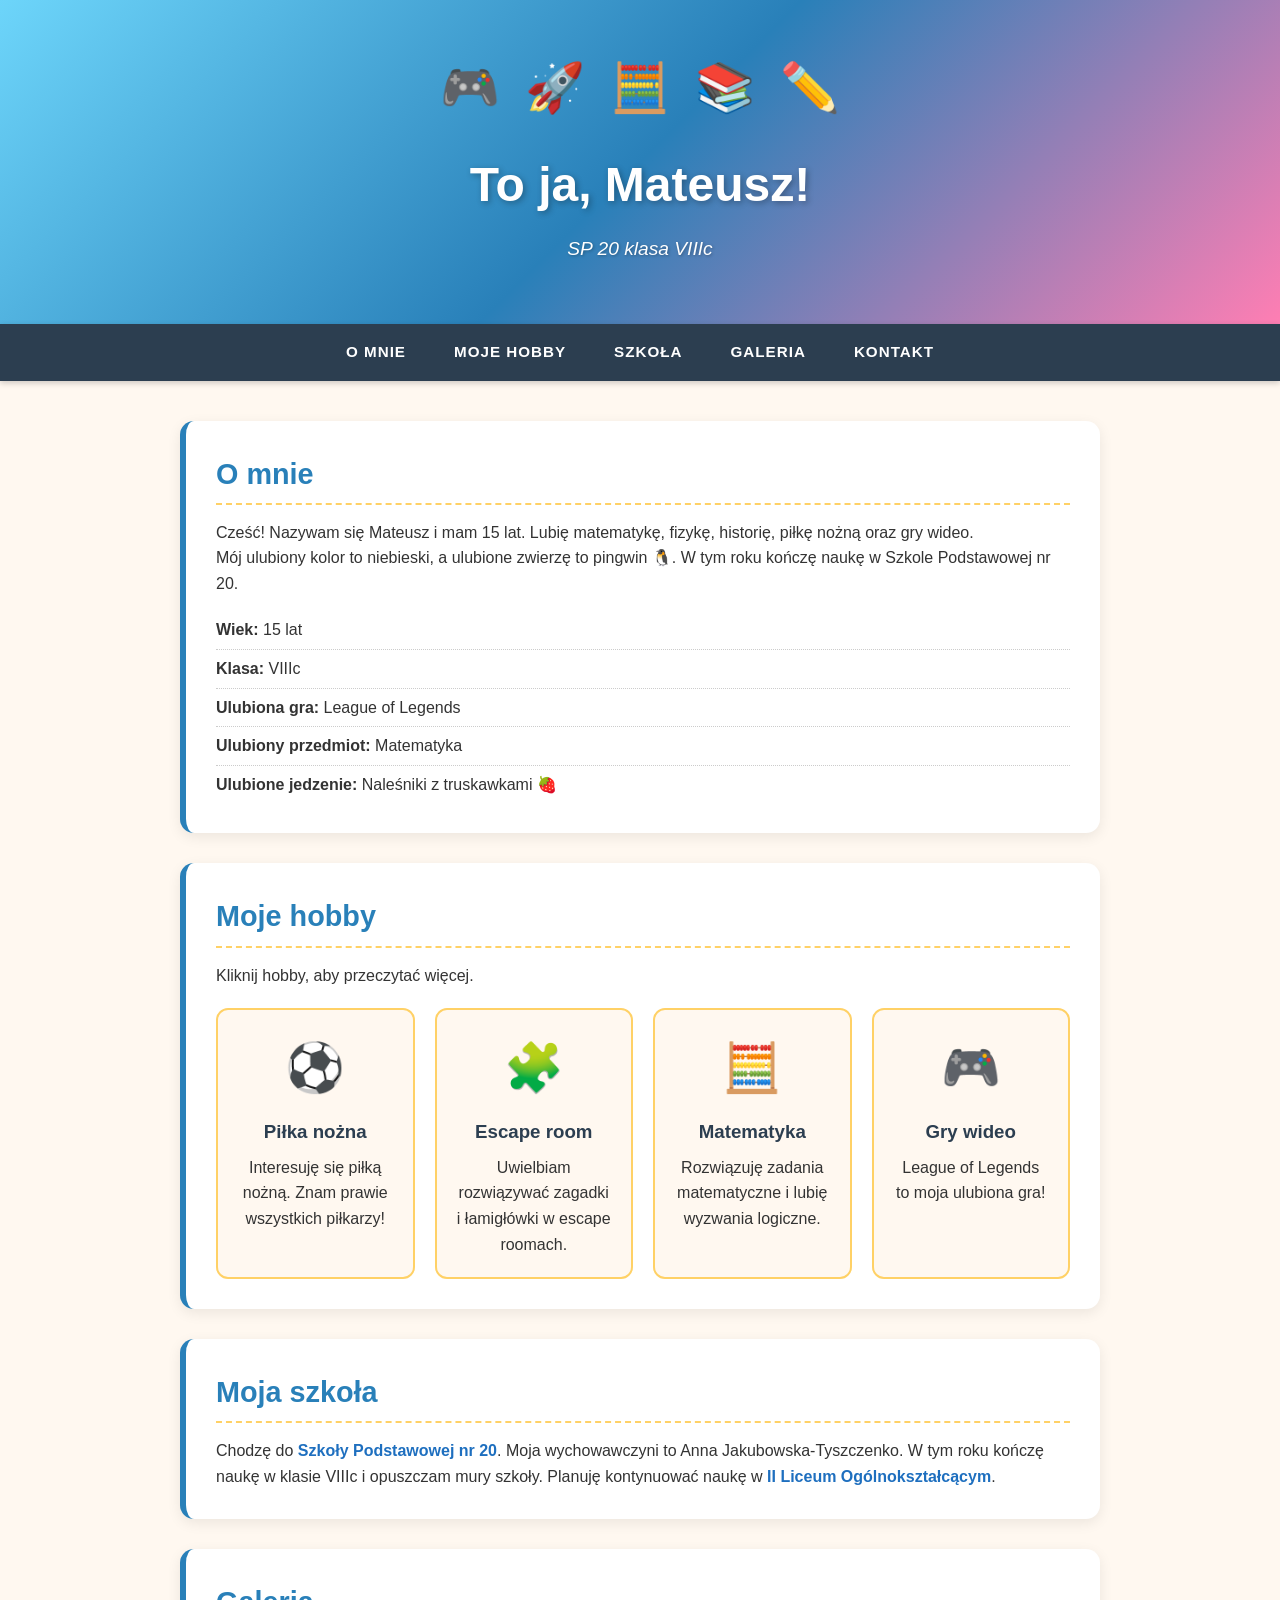
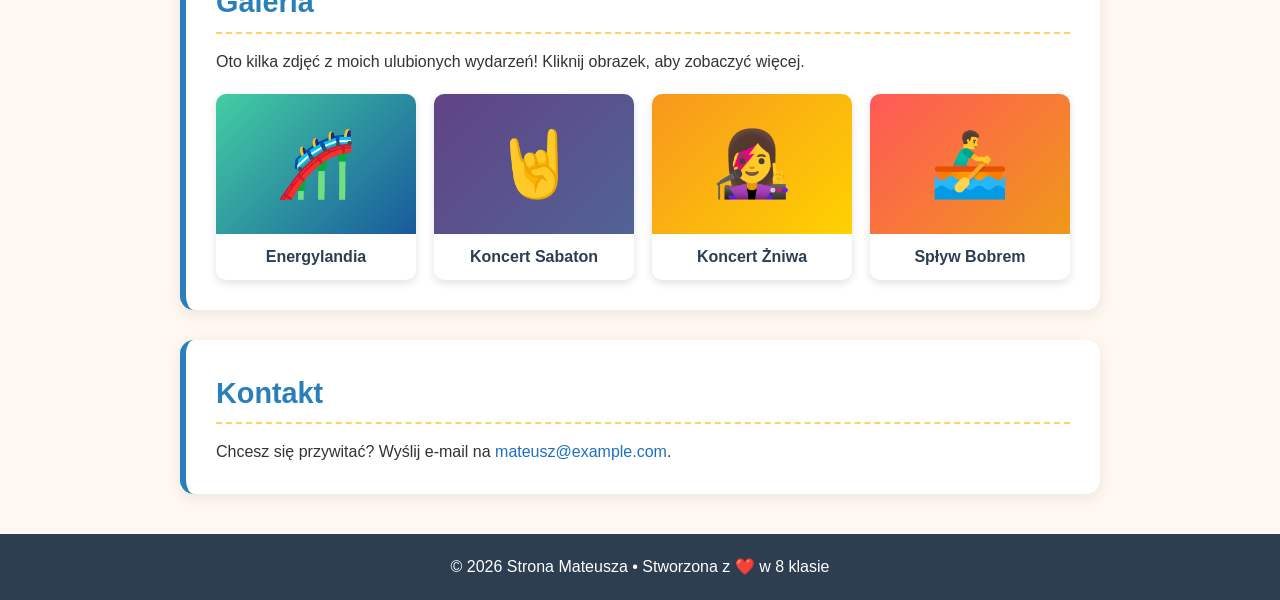
<file: index.html>
<!DOCTYPE html>
<html lang="en">
<head>
    <meta charset="UTF-8">
    <meta name="viewport" content="width=device-width, initial-scale=1.0">
    <title>Strona Mateusza</title>
    <link rel="stylesheet" href="styles.css">
</head>
<body>    
    <header class="site-header">
        <div class="header-graphics">
            <span class="emoji gamepad">🎮</span>
            <span class="emoji rocket">🚀</span>
            <span class="emoji math">🧮</span>
            <span class="emoji book">📚</span>
            <span class="emoji pencil">✏️</span>
        </div>
        <h1>To ja, Mateusz!</h1>
        <p class="tagline">SP 20 klasa VIIIc</p>
    </header>

    <!-- Top bar menu -->
    <nav class="top-menu">
        <ul>
            <li><a href="#about">O mnie</a></li>
            <li><a href="#hobbies">Moje hobby</a></li>
            <li><a href="#school">Szkoła</a></li>
            <li><a href="#gallery">Galeria</a></li>
            <li><a href="#contact">Kontakt</a></li>
        </ul>
    </nav>

    <main class="container">
        <!-- About section -->
        <section id="about" class="card">
            <h2>O mnie</h2>
            <p>
                Cześć! Nazywam się Mateusz i mam 15 lat. Lubię matematykę, fizykę, historię,
                piłkę nożną oraz gry wideo. <br/>Mój ulubiony kolor
                to niebieski, a ulubione zwierzę to pingwin 🐧. W tym roku kończę naukę w Szkole Podstawowej nr 20.
            </p>
            <ul class="facts">
                <li><strong>Wiek:</strong> 15 lat</li>
                <li><strong>Klasa:</strong> VIIIc</li>
                <li><strong>Ulubiona gra:</strong> League of Legends</li>
                <li><strong>Ulubiony przedmiot:</strong> Matematyka</li>
                <li><strong>Ulubione jedzenie:</strong> Naleśniki z truskawkami 🍓</li>
            </ul>
        </section>

        <!-- Hobbies section -->
        <section id="hobbies" class="card">
            <h2>Moje hobby</h2>
            <p>Kliknij hobby, aby przeczytać więcej.</p>
            <div class="hobby-grid">
                <a href="pages/hobby-soccer.html" class="hobby" data-title="Piłka nożna" data-scope="all">
                    <div class="hobby-icon">⚽</div>
                    <h3>Piłka nożna</h3>
                    <p>Interesuję się piłką nożną. Znam prawie wszystkich piłkarzy!</p>
                </a>
                <a href="pages/hobby-escape.html" class="hobby" data-title="Escape room" data-scope="all">
                    <div class="hobby-icon">🧩</div>
                    <h3>Escape room</h3>
                    <p>Uwielbiam rozwiązywać zagadki i łamigłówki w escape roomach.</p>
                </a>
                <a href="pages/hobby-math.html" class="hobby" data-title="Matematyka" data-scope="all">
                    <div class="hobby-icon">🧮</div>
                    <h3>Matematyka</h3>
                    <p>Rozwiązuję zadania matematyczne i lubię wyzwania logiczne.</p>
                </a>
                <a href="pages/hobby-gaming.html" class="hobby" data-title="Gry wideo" data-scope="all">
                    <div class="hobby-icon">🎮</div>
                    <h3>Gry wideo</h3>
                    <p>League of Legends to moja ulubiona gra!</p>
                </a>
            </div>
        </section>

        <!-- School section -->
        <section id="school" class="card">
            <h2>Moja szkoła</h2>
            <p>
                Chodzę do <strong><a href="https://sp20.edupage.org/">Szkoły Podstawowej nr 20</a></strong>. Moja wychowawczyni
                to Anna Jakubowska-Tyszczenko. W tym roku kończę naukę w klasie VIIIc i opuszczam mury szkoły. 
                Planuję kontynuować naukę w <strong><a href="https://lo2grudziadz.pl/">II Liceum Ogólnokształcącym</a></strong>.
            </p>
        </section>

        <!-- Gallery section -->
        <section id="gallery" class="card">
            <h2>Galeria</h2>
            <p>Oto kilka zdjęć z moich ulubionych wydarzeń! Kliknij obrazek, aby zobaczyć więcej.</p>
            <div class="gallery">
                <a href="pages/energylandia.html" class="gallery-item" data-title="Energylandia" data-scope="all">
                    <div class="thumb thumb-1">🎢</div>
                    <figcaption>Energylandia</figcaption>
                </a>
                <a href="pages/sabaton.html" class="gallery-item" data-title="Koncert Sabaton" data-scope="all">
                    <div class="thumb thumb-2">🤘</div>
                    <figcaption>Koncert Sabaton</figcaption>
                </a>
                <a href="pages/zniwa.html" class="gallery-item" data-title="Koncert Żniwa" data-scope="all">
                    <div class="thumb thumb-3">👩‍🎤</div>
                    <figcaption>Koncert Żniwa</figcaption>
                </a>
                <a href="pages/bobr.html" class="gallery-item" data-title="Spływ Bobrem" data-scope="all">
                    <div class="thumb thumb-4">🚣‍♂️</div>
                    <figcaption>Spływ Bobrem</figcaption>
                </a>                
            </div>
        </section>

        <!-- Detail viewer: shown when a gallery item is clicked -->
        <section id="detail-view" class="card" hidden>
            <div class="detail-header">
                <button type="button" id="back-to-gallery" class="back-btn">← Powrót do strony głównej</button>
                <h2 id="detail-title">Szczegóły</h2>
            </div>
            <iframe id="detail-frame" name="detail-frame" class="detail-frame"
                    title="Szczegóły galerii"></iframe>
        </section>

        <!-- Contact section -->
        <section id="contact" class="card">
            <h2>Kontakt</h2>
            <p>
                Chcesz się przywitać? Wyślij e-mail na
                <a href="mailto:mateusz@example.com">mateusz@example.com</a>.
            </p>
        </section>
    </main>

    <footer class="site-footer">
        <p>© 2026 Strona Mateusza • Stworzona z ❤️ w 8 klasie</p>
    </footer>

    <script src="app.js"></script>
</body>
</html>
</file>
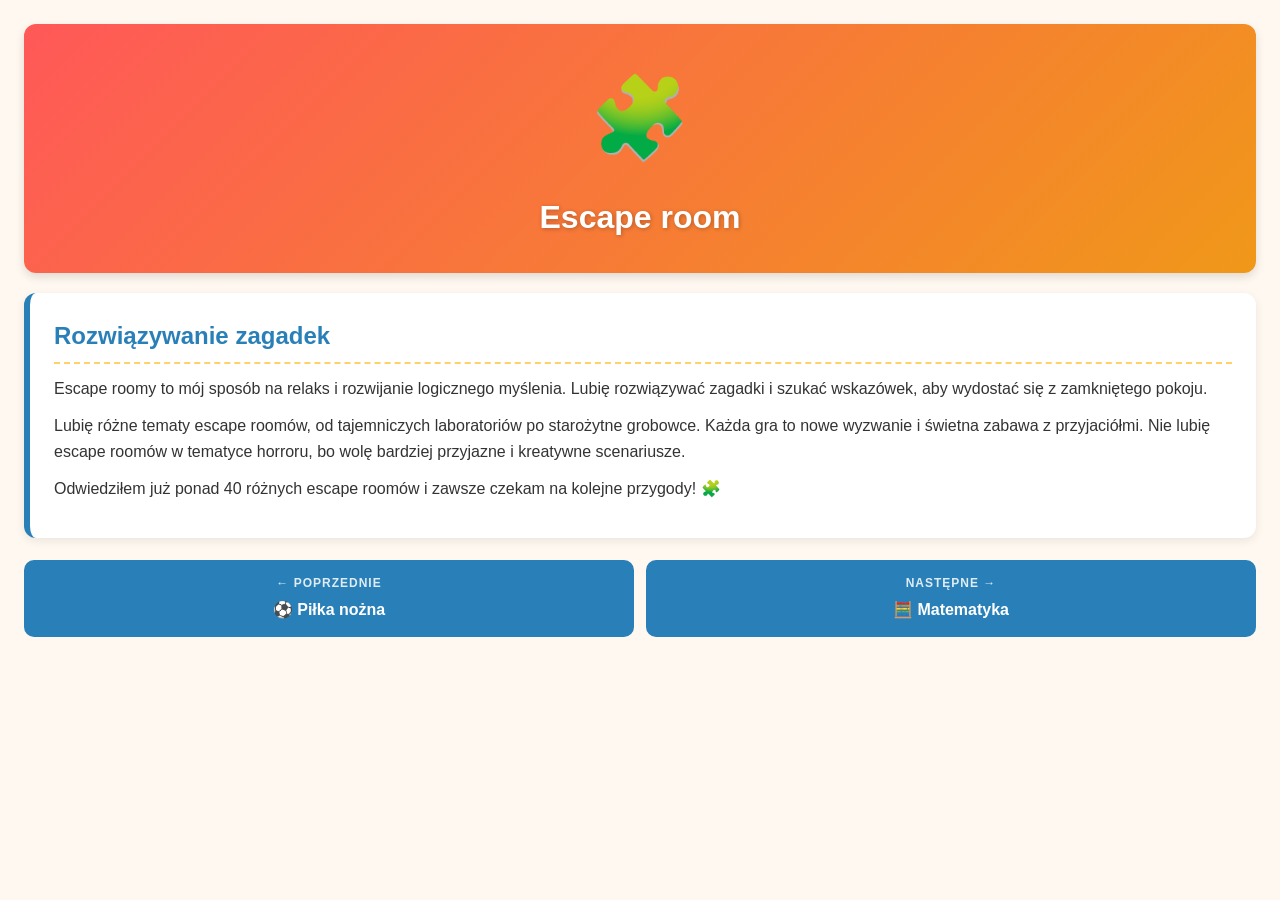
<file: pages/hobby-escape.html>
<!DOCTYPE html>
<html lang="pl">
<head>
    <meta charset="UTF-8">
    <title>Escape room</title>
    <link rel="stylesheet" href="subpage.css">
</head>
<body>
    <header class="hero hero-4">
        <span class="big-icon">🧩</span>
        <h1>Escape room</h1>
    </header>
    <section class="content">
        <h2>Rozwiązywanie zagadek</h2>
        <p>
            Escape roomy to mój sposób na relaks i rozwijanie logicznego myślenia. Lubię rozwiązywać zagadki i szukać wskazówek, aby wydostać się z zamkniętego pokoju.
        </p>
        <p>
            Lubię różne tematy escape roomów, od tajemniczych laboratoriów po starożytne grobowce. Każda gra to nowe wyzwanie i świetna zabawa z przyjaciółmi.
            Nie lubię escape roomów w tematyce horroru, bo wolę bardziej przyjazne i kreatywne scenariusze.
        </p>
        <p>
            Odwiedziłem już ponad 40 różnych escape roomów i zawsze czekam na kolejne przygody! 🧩
        </p>
    </section>

    <nav class="hobby-nav">
        <a href="hobby-soccer.html" class="nav-btn prev">
            <span class="nav-label">← Poprzednie</span>
            <span class="nav-title">⚽ Piłka nożna</span>
        </a>
        <a href="hobby-math.html" class="nav-btn next">
            <span class="nav-label">Następne →</span>
            <span class="nav-title">🧮 Matematyka </span>
        </a>
    </nav>
</body>
</html>
</file>
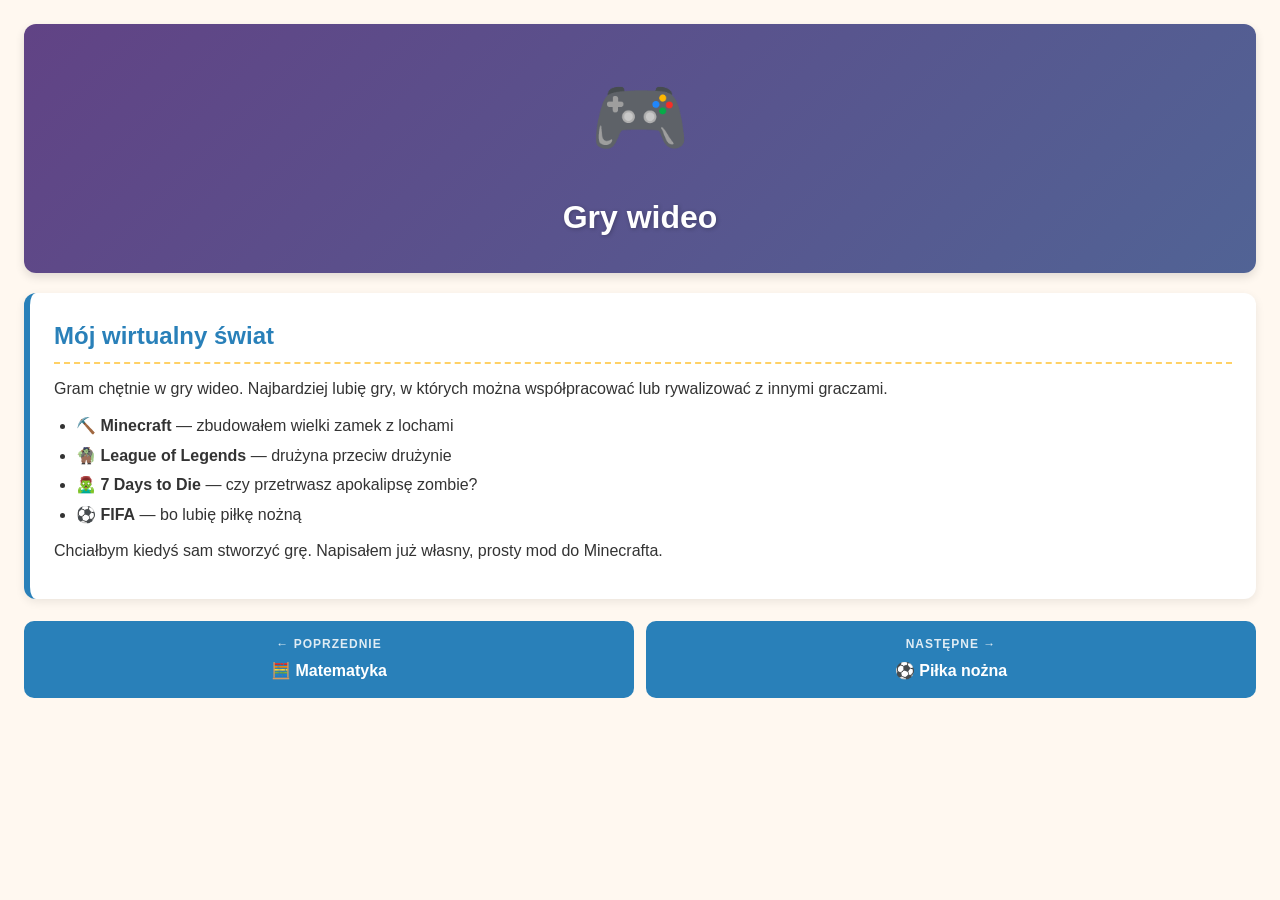
<file: pages/hobby-gaming.html>
<!DOCTYPE html>
<html lang="pl">
<head>
    <meta charset="UTF-8">
    <title>Gry wideo</title>
    <link rel="stylesheet" href="subpage.css">
</head>
<body>
    <header class="hero hero-2">
        <span class="big-icon">🎮</span>
        <h1>Gry wideo</h1>
    </header>
    <section class="content">
        <h2>Mój wirtualny świat</h2>
        <p>
            Gram chętnie w gry wideo. Najbardziej lubię gry, w których można współpracować lub rywalizować z innymi graczami.
        </p>
        <ul>
            <li>⛏️ <strong>Minecraft</strong> — zbudowałem wielki zamek z lochami</li>
            <li>🧌 <strong>League of Legends</strong> — drużyna przeciw drużynie</li>
            <li>🧟‍♂️ <strong>7 Days to Die</strong> — czy przetrwasz apokalipsę zombie?</li>
            <li>⚽ <strong>FIFA</strong> — bo lubię piłkę nożną</li>
        </ul>
        <p>
            Chciałbym kiedyś sam stworzyć grę. Napisałem już własny, prosty mod do Minecrafta.
        </p>
    </section>

    <nav class="hobby-nav">
        <a href="hobby-math.html" class="nav-btn prev">
            <span class="nav-label">← Poprzednie</span>
            <span class="nav-title">🧮 Matematyka</span>
        </a>
        <a href="hobby-soccer.html" class="nav-btn next">
            <span class="nav-label">Następne →</span>
            <span class="nav-title">⚽ Piłka nożna</span>
        </a>
    </nav>
</body>
</html>
</file>
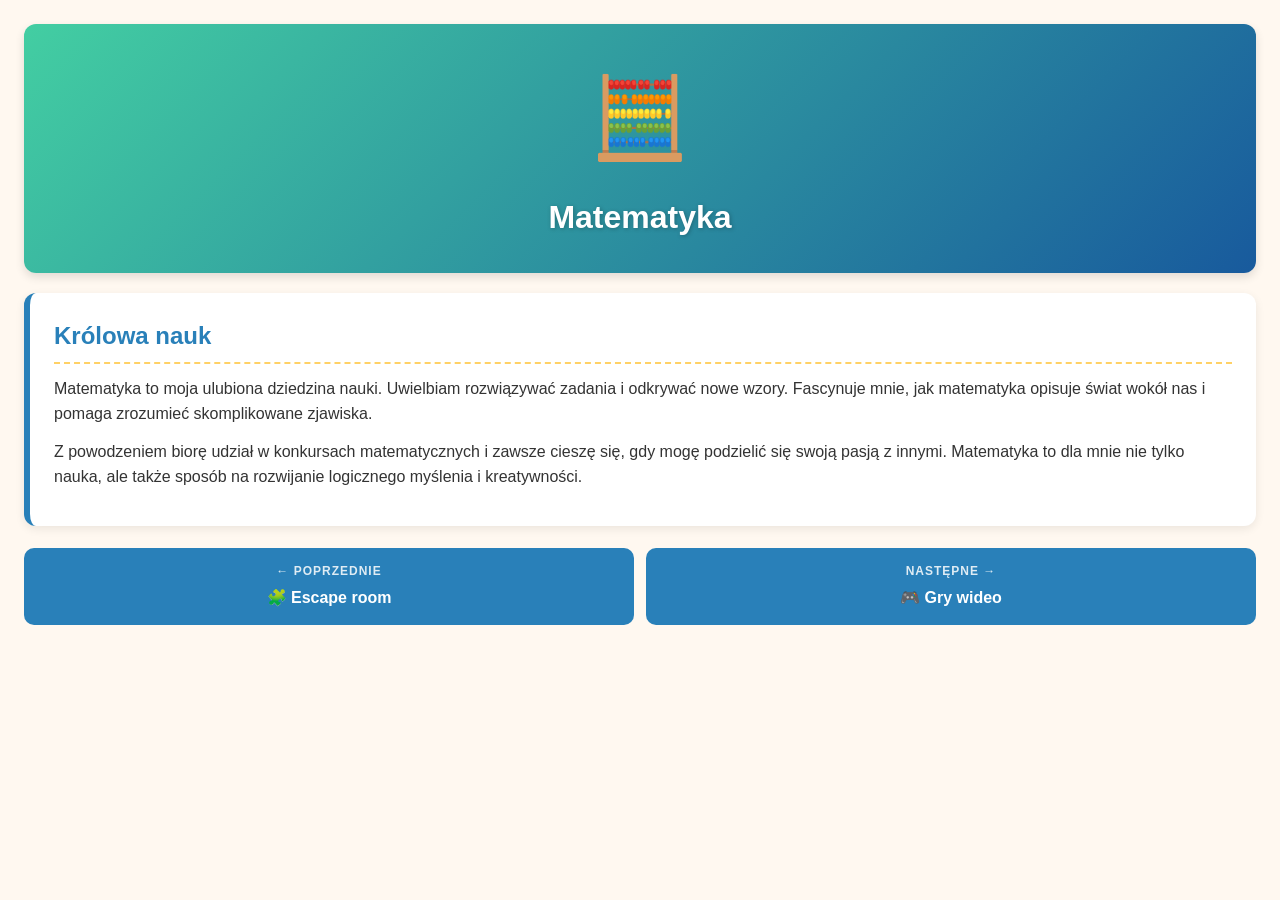
<file: pages/hobby-math.html>
<!DOCTYPE html>
<html lang="pl">
<head>
    <meta charset="UTF-8">
    <title>Matematyka</title>
    <link rel="stylesheet" href="subpage.css">
</head>
<body>
    <header class="hero hero-1">
        <span class="big-icon">🧮</span>
        <h1>Matematyka</h1>
    </header>
    <section class="content">
        <h2>Królowa nauk</h2>
        <p>
            Matematyka to moja ulubiona dziedzina nauki. Uwielbiam rozwiązywać zadania i odkrywać nowe wzory. 
            Fascynuje mnie, jak matematyka opisuje świat wokół nas i pomaga zrozumieć skomplikowane zjawiska.
        </p>
        <p>
            Z powodzeniem biorę udział w konkursach matematycznych i zawsze cieszę się, gdy mogę podzielić się swoją pasją z innymi. Matematyka to dla mnie nie tylko nauka, ale także sposób na rozwijanie logicznego myślenia i kreatywności.
        </p>
    </section>

    <nav class="hobby-nav">
        <a href="hobby-escape.html" class="nav-btn prev">
            <span class="nav-label">← Poprzednie</span>
            <span class="nav-title">🧩 Escape room</span>
        </a>
        <a href="hobby-gaming.html" class="nav-btn next">
            <span class="nav-label">Następne →</span>
            <span class="nav-title">🎮 Gry wideo</span>
        </a>
    </nav>
</body>
</html>
</file>
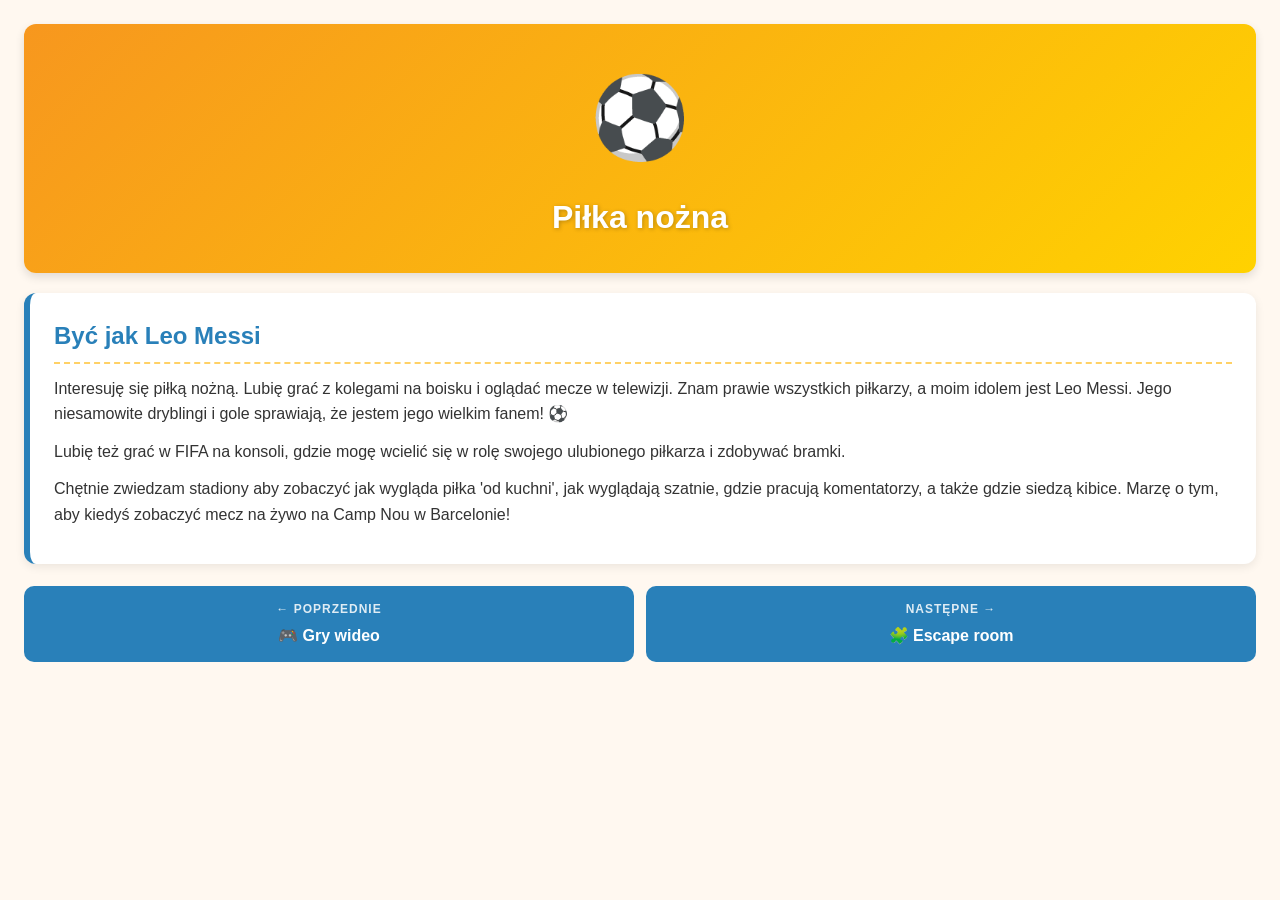
<file: pages/hobby-soccer.html>
<!DOCTYPE html>
<html lang="pl">
<head>
    <meta charset="UTF-8">
    <title>Piłka nożna</title>
    <link rel="stylesheet" href="subpage.css">
</head>
<body>
    <header class="hero hero-3">
        <span class="big-icon">⚽</span>
        <h1>Piłka nożna</h1>
    </header>
    <section class="content">
        <h2>Być jak Leo Messi</h2>
        <p>
            Interesuję się piłką nożną. Lubię grać z kolegami na boisku i oglądać mecze w telewizji. Znam prawie wszystkich piłkarzy, a moim idolem jest Leo Messi. Jego niesamowite dryblingi i gole sprawiają, że jestem jego wielkim fanem! ⚽
        </p>
        <p>
            Lubię też grać w FIFA na konsoli, gdzie mogę wcielić się w rolę swojego ulubionego piłkarza i zdobywać bramki.</p>
        <p>
            Chętnie zwiedzam stadiony aby zobaczyć jak wygląda piłka 'od kuchni', jak wyglądają szatnie, gdzie pracują komentatorzy, a także gdzie siedzą kibice. Marzę o tym, aby kiedyś zobaczyć mecz na żywo na Camp Nou w Barcelonie!
        </p>
    </section>

    <nav class="hobby-nav">
        <a href="hobby-gaming.html" class="nav-btn prev">
            <span class="nav-label">← Poprzednie</span>
            <span class="nav-title">🎮 Gry wideo</span>
        </a>
        <a href="hobby-escape.html" class="nav-btn next">
            <span class="nav-label">Następne →</span>
            <span class="nav-title">🧩 Escape room</span>
        </a>
    </nav>
</body>
</html>
</file>
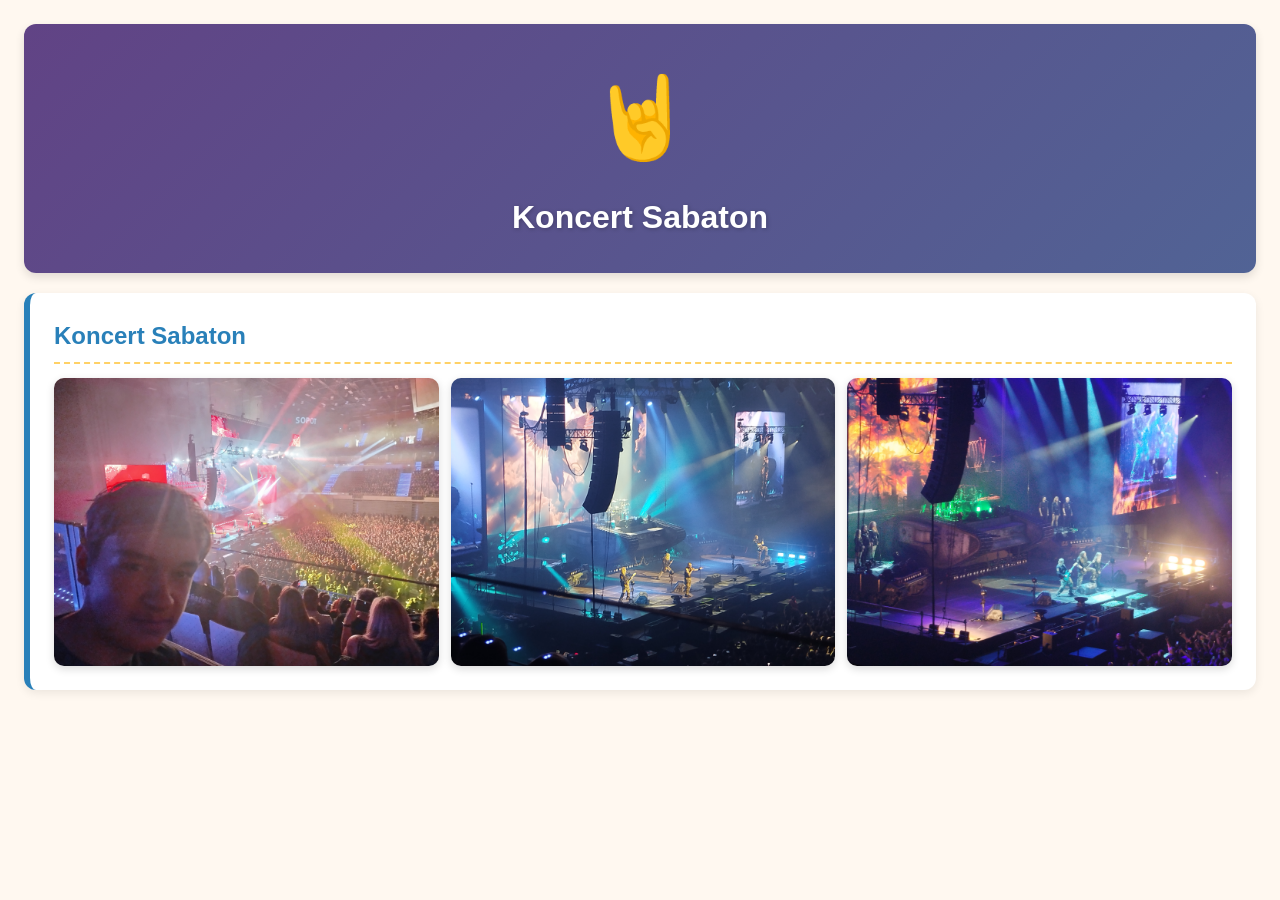
<file: pages/sabaton.html>
<!DOCTYPE html>
<html lang="pl">
<head>
    <meta charset="UTF-8">
    <title>Koncert Sabaton</title>
    <link rel="stylesheet" href="subpage.css">
</head>
<body>
    <header class="hero hero-2">
        <span class="big-icon">🤘</span>
        <h1>Koncert Sabaton</h1>
    </header>
    <section class="content">
        <h2>Koncert Sabaton</h2>
        <div class="gallery">
            <img src="../images/sabaton_1.jpg" alt="Sabaton 1" />
            <img src="../images/sabaton_2.jpg" alt="Sabaton 2" />
            <img src="../images/sabaton_3.jpg" alt="Sabaton 3" />
        </div>
    </section>
    <script src="lightbox.js"></script>
</body>
</html>
</file>
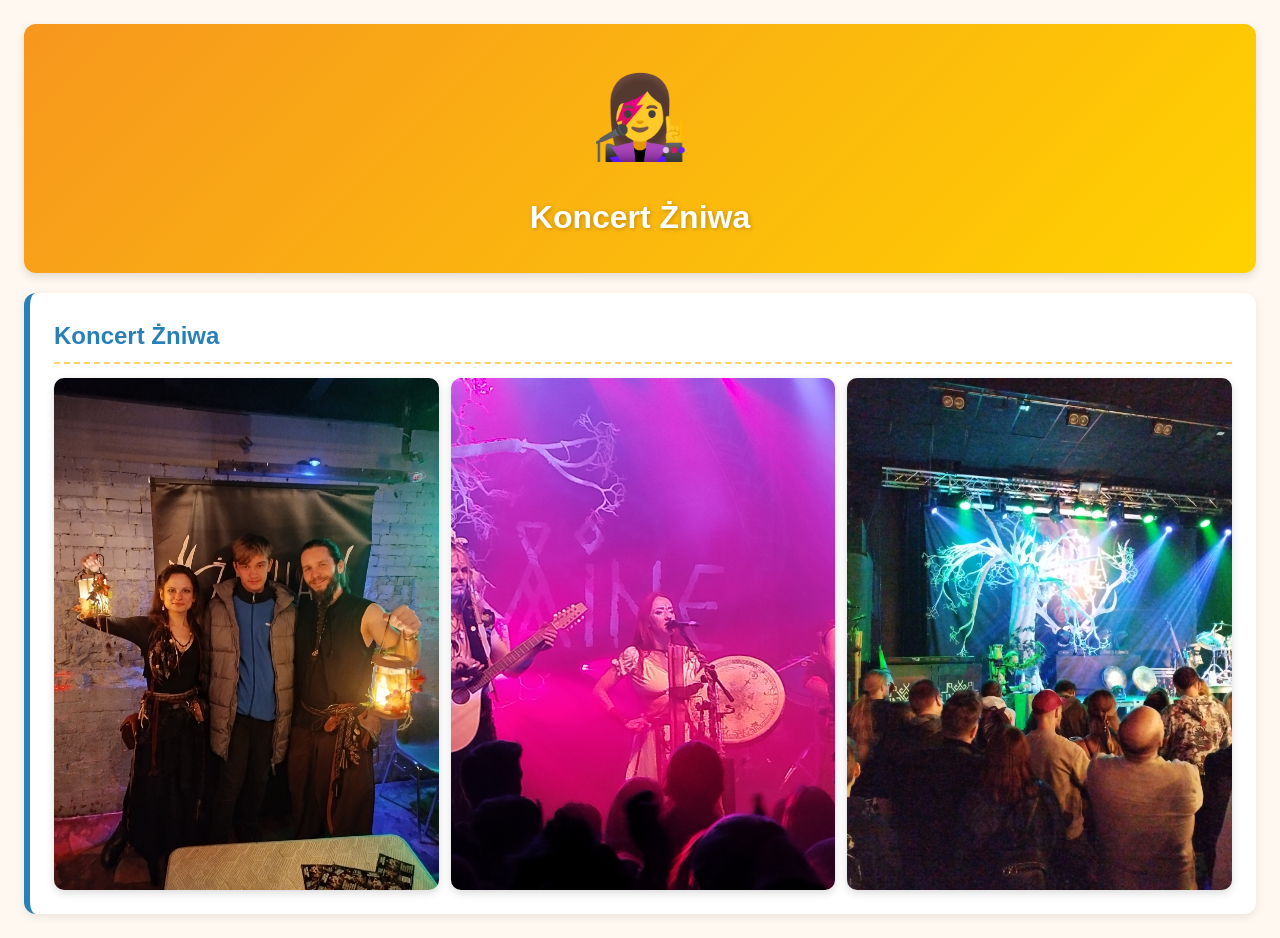
<file: pages/zniwa.html>
<!DOCTYPE html>
<html lang="pl">
<head>
    <meta charset="UTF-8">
    <title>Koncert Żniwa</title>
    <link rel="stylesheet" href="subpage.css">
</head>
<body>
    <header class="hero hero-3">
        <span class="big-icon">👩‍🎤</span>
        <h1>Koncert Żniwa</h1>
    </header>
    <section class="content">
        <h2>Koncert Żniwa</h2>
        <div class="gallery">
            <img src="../images/zniwa_1.jpg" alt="Żniwa 1" />
            <img src="../images/zniwa_2.jpg" alt="Żniwa 2" />
            <img src="../images/zniwa_3.jpg" alt="Żniwa 3" />
        </div>
    </section>
    <script src="lightbox.js"></script>
</body>
</html>
</file>
<file: styles.css>
/* ---------- Base ---------- */
* {
    box-sizing: border-box;
    margin: 0;
    padding: 0;
}

body {
    font-family: "Comic Sans MS", "Trebuchet MS", Verdana, sans-serif;
    background: #fff8f0;
    color: #333;
    line-height: 1.6;
}

a {
    color: #1e6fbf;
    text-decoration: none;
}

a:hover {
    text-decoration: underline;
}

/* ---------- Header ---------- */
.site-header {
    background: linear-gradient(135deg, #6dd5fa 0%, #2980b9 50%, #ff7eb3 100%);
    color: white;
    text-align: center;
    padding: 50px 20px 60px;
    position: relative;
    overflow: hidden;
    box-shadow: 0 4px 12px rgba(0, 0, 0, 0.15);
}

.site-header h1 {
    font-size: 3rem;
    text-shadow: 2px 2px 6px rgba(0, 0, 0, 0.3);
    margin-bottom: 10px;
}

.tagline {
    font-size: 1.2rem;
    font-style: italic;
    text-shadow: 1px 1px 3px rgba(0, 0, 0, 0.3);
}

.header-graphics {
    display: flex;
    justify-content: center;
    gap: 25px;
    margin-bottom: 20px;
}

.emoji {
    font-size: 3rem;
    display: inline-block;
    animation: float 3s ease-in-out infinite;
}

.emoji.rocket  { animation-delay: 0.3s; }
.emoji.math    { animation-delay: 0.6s; }
.emoji.book    { animation-delay: 0.9s; }
.emoji.pencil  { animation-delay: 1.2s; }

@keyframes float {
    0%, 100% { transform: translateY(0)    rotate(0deg); }
    50%      { transform: translateY(-15px) rotate(8deg); }
}

/* ---------- Top bar menu ---------- */
.top-menu {
    background: #2c3e50;
    position: sticky;
    top: 0;
    z-index: 10;
    box-shadow: 0 2px 6px rgba(0, 0, 0, 0.2);
}

.top-menu ul {
    list-style: none;
    display: flex;
    justify-content: center;
    flex-wrap: wrap;
}

.top-menu li {
    margin: 0;
}

.top-menu a {
    display: block;
    color: white;
    padding: 16px 24px;
    font-weight: bold;
    text-transform: uppercase;
    font-size: 0.95rem;
    letter-spacing: 1px;
    transition: background 0.25s, color 0.25s;
}

.top-menu a:hover {
    background: #ffd166;
    color: #2c3e50;
    text-decoration: none;
}

/* ---------- Layout ---------- */
.container {
    max-width: 960px;
    margin: 40px auto;
    padding: 0 20px;
}

.card {
    background: white;
    border-radius: 14px;
    padding: 30px;
    margin-bottom: 30px;
    box-shadow: 0 4px 14px rgba(0, 0, 0, 0.08);
    border-left: 6px solid #2980b9;
}

.card h2 {
    color: #2980b9;
    font-size: 1.8rem;
    margin-bottom: 15px;
    border-bottom: 2px dashed #ffd166;
    padding-bottom: 6px;
}

.facts {
    list-style: none;
    margin-top: 15px;
}

.facts li {
    padding: 6px 0;
    border-bottom: 1px dotted #ccc;
}

.facts li:last-child {
    border-bottom: none;
}

/* ---------- Hobbies ---------- */
.hobby-grid {
    display: grid;
    grid-template-columns: repeat(auto-fit, minmax(180px, 1fr));
    gap: 20px;
    margin-top: 20px;
}

.hobby {
    background: #fff8f0;
    border-radius: 12px;
    padding: 20px;
    text-align: center;
    border: 2px solid #ffd166;
    transition: transform 0.2s, box-shadow 0.2s;
    cursor: pointer;
    display: block;
    color: inherit;
    text-decoration: none;
}

.hobby:hover {
    transform: translateY(-5px);
    box-shadow: 0 6px 12px rgba(0, 0, 0, 0.12);
    text-decoration: none;
}

.hobby:focus-visible {
    outline: 3px solid #2980b9;
    outline-offset: 3px;
}

.hobby-icon {
    font-size: 3rem;
    margin-bottom: 10px;
}

.hobby h3 {
    color: #2c3e50;
    margin-bottom: 8px;
}

/* ---------- Gallery ---------- */
.gallery {
    display: grid;
    grid-template-columns: repeat(auto-fit, minmax(160px, 1fr));
    gap: 18px;
    margin-top: 20px;
}

.gallery-item {
    background: white;
    border-radius: 10px;
    overflow: hidden;
    box-shadow: 0 3px 8px rgba(0, 0, 0, 0.12);
    text-align: center;
    transition: transform 0.25s;
    cursor: pointer;
    display: block;
    color: inherit;
    text-decoration: none;
}

.gallery-item:hover {
    transform: scale(1.05) rotate(-1deg);
    text-decoration: none;
}

.gallery-item:focus-visible {
    outline: 3px solid #ffd166;
    outline-offset: 3px;
}

.thumb {
    height: 140px;
    display: flex;
    align-items: center;
    justify-content: center;
    font-size: 4rem;
    color: white;
}

.thumb-1 { background: linear-gradient(135deg, #43cea2, #185a9d); }
.thumb-2 { background: linear-gradient(135deg, #614385, #516395); }
.thumb-3 { background: linear-gradient(135deg, #f7971e, #ffd200); }
.thumb-4 { background: linear-gradient(135deg, #ff5858, #f09819); }
.thumb-5 { background: linear-gradient(135deg, #56ab2f, #a8e063); }
.thumb-6 { background: linear-gradient(135deg, #ff6a88, #ff99ac); }

.gallery-item figcaption {
    padding: 10px;
    font-weight: bold;
    color: #2c3e50;
}

/* ---------- Detail viewer (iframe) ---------- */
#detail-view[hidden] {
    display: none;
}

.detail-header {
    display: flex;
    align-items: center;
    gap: 16px;
    margin-bottom: 18px;
    flex-wrap: wrap;
}

.detail-header h2 {
    margin: 0;
    border-bottom: none;
    padding-bottom: 0;
}

.back-btn {
    background: #2980b9;
    color: white;
    border: none;
    padding: 10px 18px;
    border-radius: 8px;
    font-weight: bold;
    font-family: inherit;
    font-size: 0.95rem;
    cursor: pointer;
    transition: background 0.2s, transform 0.15s;
}

.back-btn:hover {
    background: #1e6fbf;
    transform: translateX(-3px);
}

.detail-frame {
    width: 100%;
    min-height: 520px;
    border: 2px solid #ffd166;
    border-radius: 10px;
    background: #fff8f0;
}

/* ---------- Footer ---------- */
.site-footer {
    background: #2c3e50;
    color: white;
    text-align: center;
    padding: 20px;
    margin-top: 40px;
}

/* ---------- Responsive ---------- */
@media (max-width: 600px) {
    .site-header h1 { font-size: 2rem; }
    .emoji          { font-size: 2rem; }
    .header-graphics { gap: 12px; }
    .top-menu a     { padding: 12px 14px; font-size: 0.8rem; }
}
</file>
<file: pages/subpage.css>
/* Stylesheet for gallery detail pages (loaded inside an iframe) */
* { box-sizing: border-box; margin: 0; padding: 0; }

body {
    font-family: "Comic Sans MS", "Trebuchet MS", Verdana, sans-serif;
    background: #fff8f0;
    color: #333;
    line-height: 1.6;
    padding: 24px;
}

.hero {
    border-radius: 12px;
    padding: 30px;
    margin-bottom: 20px;
    color: white;
    text-align: center;
    box-shadow: 0 4px 10px rgba(0, 0, 0, 0.12);
}

.hero .big-icon {
    font-size: 5rem;
    display: block;
    margin-bottom: 10px;
}

.hero h1 {
    text-shadow: 1px 1px 4px rgba(0, 0, 0, 0.25);
    font-size: 2rem;
}

.content {
    background: white;
    border-radius: 12px;
    padding: 24px;
    border-left: 6px solid #2980b9;
    box-shadow: 0 3px 10px rgba(0, 0, 0, 0.08);
}

.content h2 {
    color: #2980b9;
    margin-bottom: 12px;
    border-bottom: 2px dashed #ffd166;
    padding-bottom: 6px;
}

.content p { margin-bottom: 12px; }

.content ul {
    margin: 10px 0 10px 22px;
}

.content li { margin: 4px 0; }

/* Image gallery on detail pages */
.gallery {
    display: grid;
    grid-template-columns: repeat(auto-fit, minmax(220px, 1fr));
    gap: 12px;
    margin-top: 14px;
}

.gallery img {
    width: 100%;
    height: 100%;
    object-fit: cover;
    border-radius: 10px;
    box-shadow: 0 3px 8px rgba(0, 0, 0, 0.15);
    cursor: zoom-in;
    transition: transform 0.15s ease;
}

.gallery img:hover { transform: scale(1.02); }

/* Lightbox overlay (opened by lightbox.js) */
.lightbox {
    position: fixed;
    inset: 0;
    background: rgba(0, 0, 0, 0.85);
    display: flex;
    align-items: center;
    justify-content: center;
    z-index: 1000;
    opacity: 0;
    transition: opacity 0.2s ease;
    cursor: zoom-out;
    padding: 20px;
}

.lightbox.open { opacity: 1; }

.lightbox img {
    max-width: 95%;
    max-height: 95%;
    object-fit: contain;
    border-radius: 8px;
    box-shadow: 0 6px 24px rgba(0, 0, 0, 0.5);
}

.lightbox-close {
    position: absolute;
    top: 16px;
    right: 20px;
    background: transparent;
    border: none;
    color: white;
    font-size: 2.5rem;
    line-height: 1;
    cursor: pointer;
    font-family: inherit;
}

/* Hero color variants — match the gallery thumbnail gradients */
.hero-1 { background: linear-gradient(135deg, #43cea2, #185a9d); }
.hero-2 { background: linear-gradient(135deg, #614385, #516395); }
.hero-3 { background: linear-gradient(135deg, #f7971e, #ffd200); }
.hero-4 { background: linear-gradient(135deg, #ff5858, #f09819); }
.hero-5 { background: linear-gradient(135deg, #56ab2f, #a8e063); }
.hero-6 { background: linear-gradient(135deg, #ff6a88, #ff99ac); }

/* Prev / Next navigation for hobby detail pages */
.hobby-nav {
    display: flex;
    justify-content: space-between;
    align-items: stretch;
    gap: 12px;
    margin-top: 22px;
}

.nav-btn {
    flex: 1;
    background: #2980b9;
    color: white;
    border: none;
    padding: 14px 18px;
    border-radius: 10px;
    font-weight: bold;
    font-family: inherit;
    font-size: 0.95rem;
    text-decoration: none;
    text-align: center;
    transition: background 0.2s, transform 0.15s;
    display: flex;
    flex-direction: column;
    align-items: center;
    gap: 4px;
}

.nav-btn:hover {
    background: #1e6fbf;
    color: white;
    text-decoration: none;
}

.nav-btn.prev:hover { transform: translateX(-4px); }
.nav-btn.next:hover { transform: translateX(4px); }

.nav-btn .nav-label   { font-size: 0.75rem; opacity: 0.85; text-transform: uppercase; letter-spacing: 1px; }
.nav-btn .nav-title   { font-size: 1rem; }
</file>
